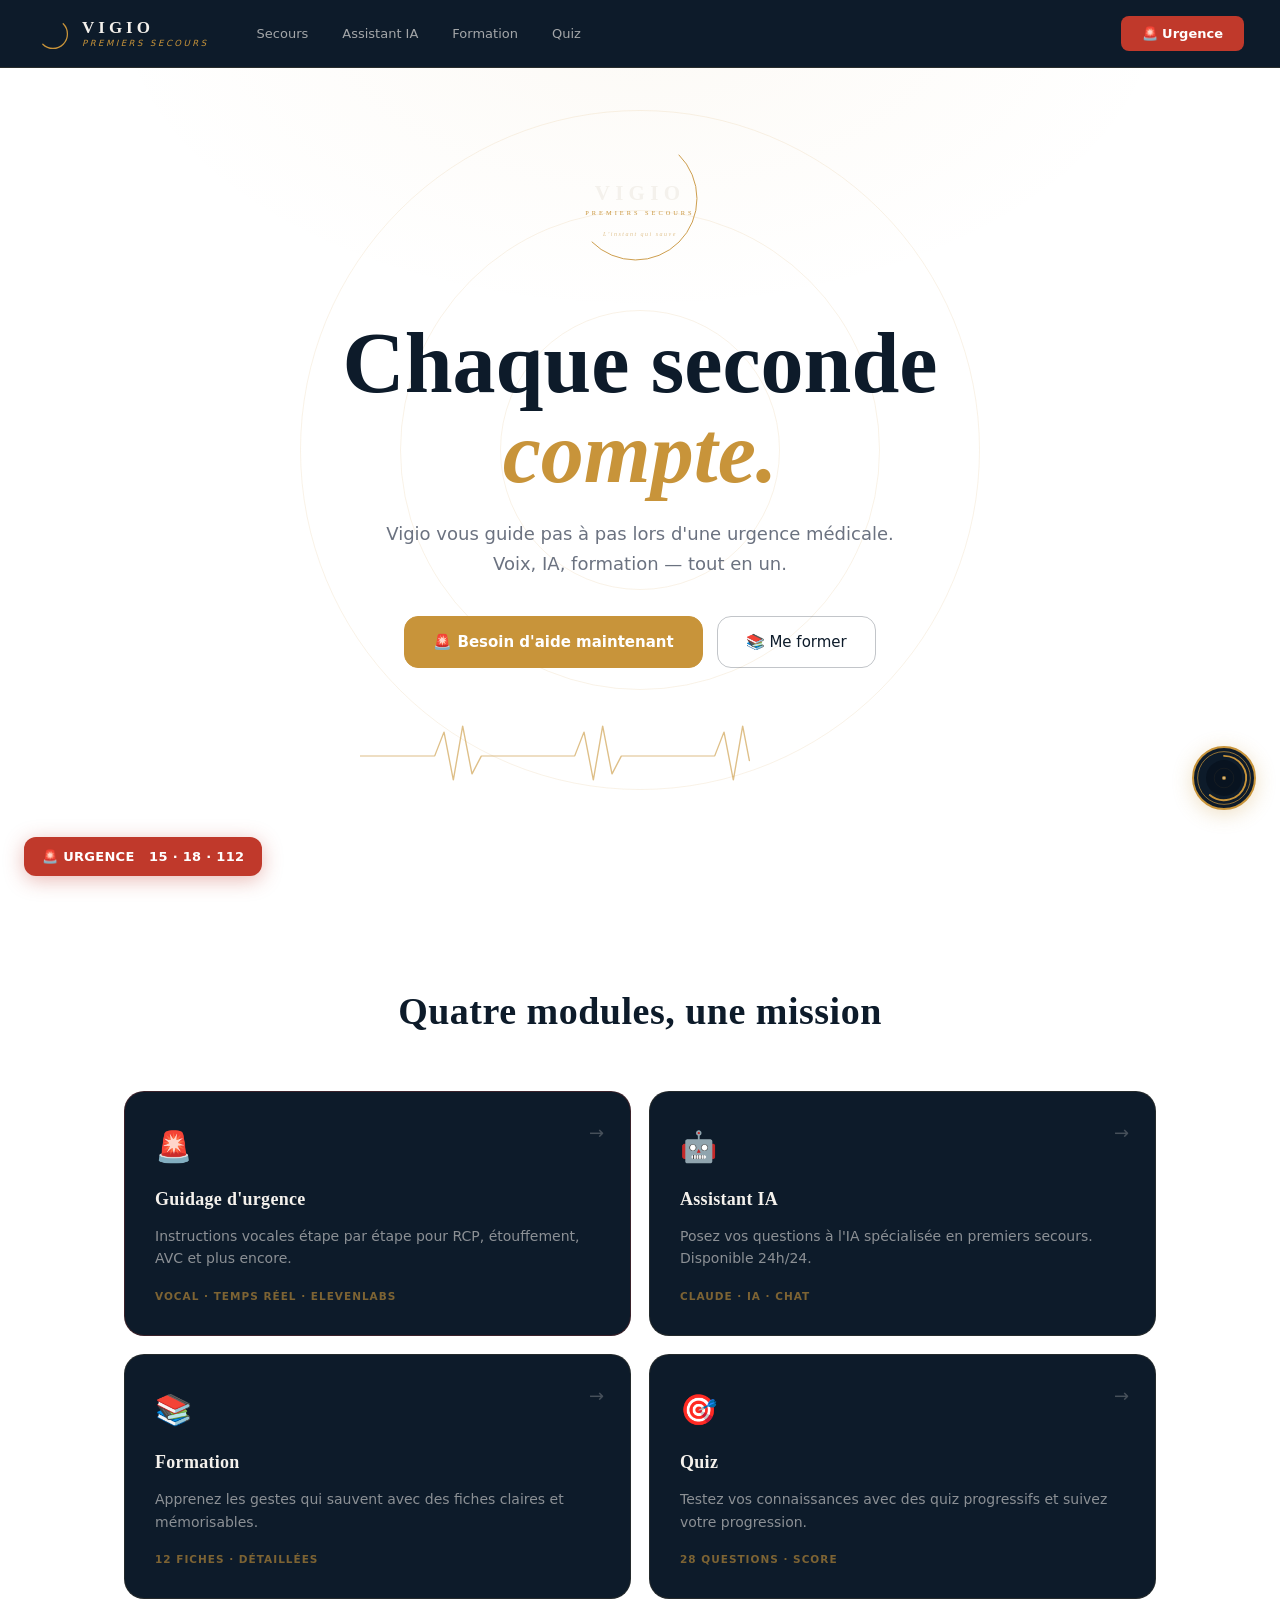
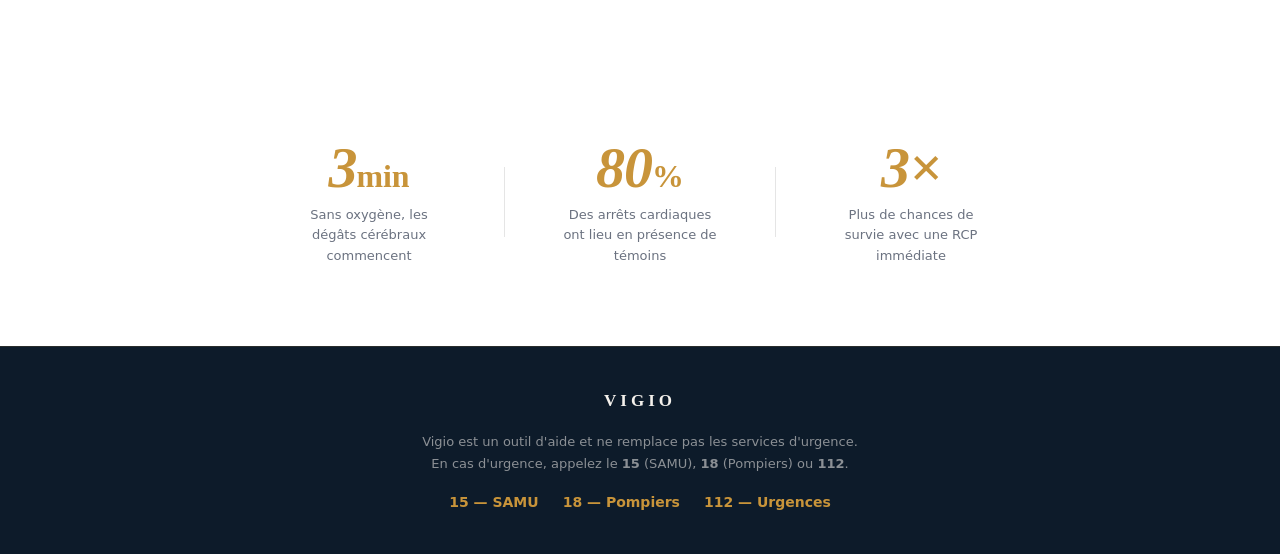
<file: index.html>
<!DOCTYPE html>
<html lang="fr">
<head>
  <meta charset="UTF-8" />
  <meta name="viewport" content="width=device-width, initial-scale=1.0" />
  <title>Vigio — Premiers Secours</title>
  <link rel="stylesheet" href="css/main.css" />
  <link rel="stylesheet" href="css/home.css" />
</head>
<body>

  <nav class="nav">
    <a href="index.html" class="nav-brand">
      <svg class="nav-logo-svg" viewBox="0 0 40 40" fill="none">
        <path d="M32 8 A16 16 0 1 1 8 32" stroke="#C8943A" stroke-width="1.5" stroke-linecap="round" fill="none"/>
      </svg>
      <div class="nav-brand-text">
        <span class="nav-brand-name">Vigio</span>
        <span class="nav-brand-sub">Premiers Secours</span>
      </div>
    </a>
    <div class="nav-links">
      <a href="pages/guide.html">Secours</a>
      <a href="pages/chat.html">Assistant IA</a>
      <a href="pages/formation.html">Formation</a>
      <a href="pages/quiz.html">Quiz</a>
    </div>
    <button class="btn-urgence" onclick="window.location.href='pages/guide.html'">🚨 Urgence</button>
  </nav>

  <section class="hero">
    <div class="hero-bg">
      <div class="pulse-ring r1"></div>
      <div class="pulse-ring r2"></div>
      <div class="pulse-ring r3"></div>
    </div>
    <div class="hero-content">
      <div class="hero-logo">
        <svg class="hero-logo-svg" viewBox="0 0 200 200" fill="none">
          <path d="M152 36 A72 72 0 1 1 36 152" stroke="#C8943A" stroke-width="1.2" stroke-linecap="round" fill="none"/>
          <text x="100" y="96" text-anchor="middle" font-family="Georgia,serif" font-weight="700" font-size="28" letter-spacing="7" fill="#F4F1EC">VIGIO</text>
          <text x="100" y="116" text-anchor="middle" font-family="Georgia,serif" font-size="8.5" letter-spacing="4" fill="#C8943A">PREMIERS SECOURS</text>
          <text x="100" y="144" text-anchor="middle" font-family="Georgia,serif" font-size="8" letter-spacing="2" fill="#C8943A" opacity="0.55" font-style="italic">L'instant qui sauve</text>
        </svg>
      </div>
      <h1 class="hero-title">Chaque seconde<span class="accent">compte.</span></h1>
      <p class="hero-sub">Vigio vous guide pas à pas lors d'une urgence médicale.<br/>Voix, IA, formation — tout en un.</p>
      <div class="hero-cta">
        <a href="pages/guide.html" class="btn-primary">🚨 Besoin d'aide maintenant</a>
        <a href="pages/formation.html" class="btn-secondary">📚 Me former</a>
      </div>
    </div>
    <div class="hero-visual">
      <div class="ecg-container">
        <svg class="ecg-line" viewBox="0 0 600 120" preserveAspectRatio="none">
          <polyline class="ecg-path" points="0,60 60,60 80,60 90,20 100,100 110,10 120,90 130,60 200,60 220,60 230,60 240,20 250,100 260,10 270,90 280,60 350,60 370,60 380,60 390,20 400,100 410,10 420,90 430,60 600,60"/>
        </svg>
      </div>
    </div>
  </section>

  <section class="modules">
    <h2 class="section-title">Quatre modules, une mission</h2>
    <div class="modules-grid">
      <a href="pages/guide.html" class="module-card card-urgence">
        <div class="module-icon">🚨</div>
        <h3>Guidage d'urgence</h3>
        <p>Instructions vocales étape par étape pour RCP, étouffement, AVC et plus encore.</p>
        <div class="module-tag">Vocal · Temps réel · ElevenLabs</div>
        <div class="module-arrow">→</div>
      </a>
      <a href="pages/chat.html" class="module-card">
        <div class="module-icon">🤖</div>
        <h3>Assistant IA</h3>
        <p>Posez vos questions à l'IA spécialisée en premiers secours. Disponible 24h/24.</p>
        <div class="module-tag">Claude · IA · Chat</div>
        <div class="module-arrow">→</div>
      </a>
      <a href="pages/formation.html" class="module-card">
        <div class="module-icon">📚</div>
        <h3>Formation</h3>
        <p>Apprenez les gestes qui sauvent avec des fiches claires et mémorisables.</p>
        <div class="module-tag">12 fiches · Détaillées</div>
        <div class="module-arrow">→</div>
      </a>
      <a href="pages/quiz.html" class="module-card">
        <div class="module-icon">🎯</div>
        <h3>Quiz</h3>
        <p>Testez vos connaissances avec des quiz progressifs et suivez votre progression.</p>
        <div class="module-tag">28 questions · Score</div>
        <div class="module-arrow">→</div>
      </a>
    </div>
  </section>

  <section class="stats">
    <div class="stat-item">
      <div class="stat-number">3<span>min</span></div>
      <div class="stat-label">Sans oxygène, les dégâts cérébraux commencent</div>
    </div>
    <div class="stat-divider"></div>
    <div class="stat-item">
      <div class="stat-number">80<span>%</span></div>
      <div class="stat-label">Des arrêts cardiaques ont lieu en présence de témoins</div>
    </div>
    <div class="stat-divider"></div>
    <div class="stat-item">
      <div class="stat-number">3×</div>
      <div class="stat-label">Plus de chances de survie avec une RCP immédiate</div>
    </div>
  </section>

  <footer class="footer">
    <div class="footer-brand">Vigio</div>
    <p class="footer-disclaimer">Vigio est un outil d'aide et ne remplace pas les services d'urgence.<br/>En cas d'urgence, appelez le <strong>15</strong> (SAMU), <strong>18</strong> (Pompiers) ou <strong>112</strong>.</p>
    <div class="footer-nums">
      <a href="tel:15">15 — SAMU</a>
      <a href="tel:18">18 — Pompiers</a>
      <a href="tel:112">112 — Urgences</a>
    </div>
  </footer>

  <script src="js/vigio-assistant.js"></script>
</body>
</html>
</file>
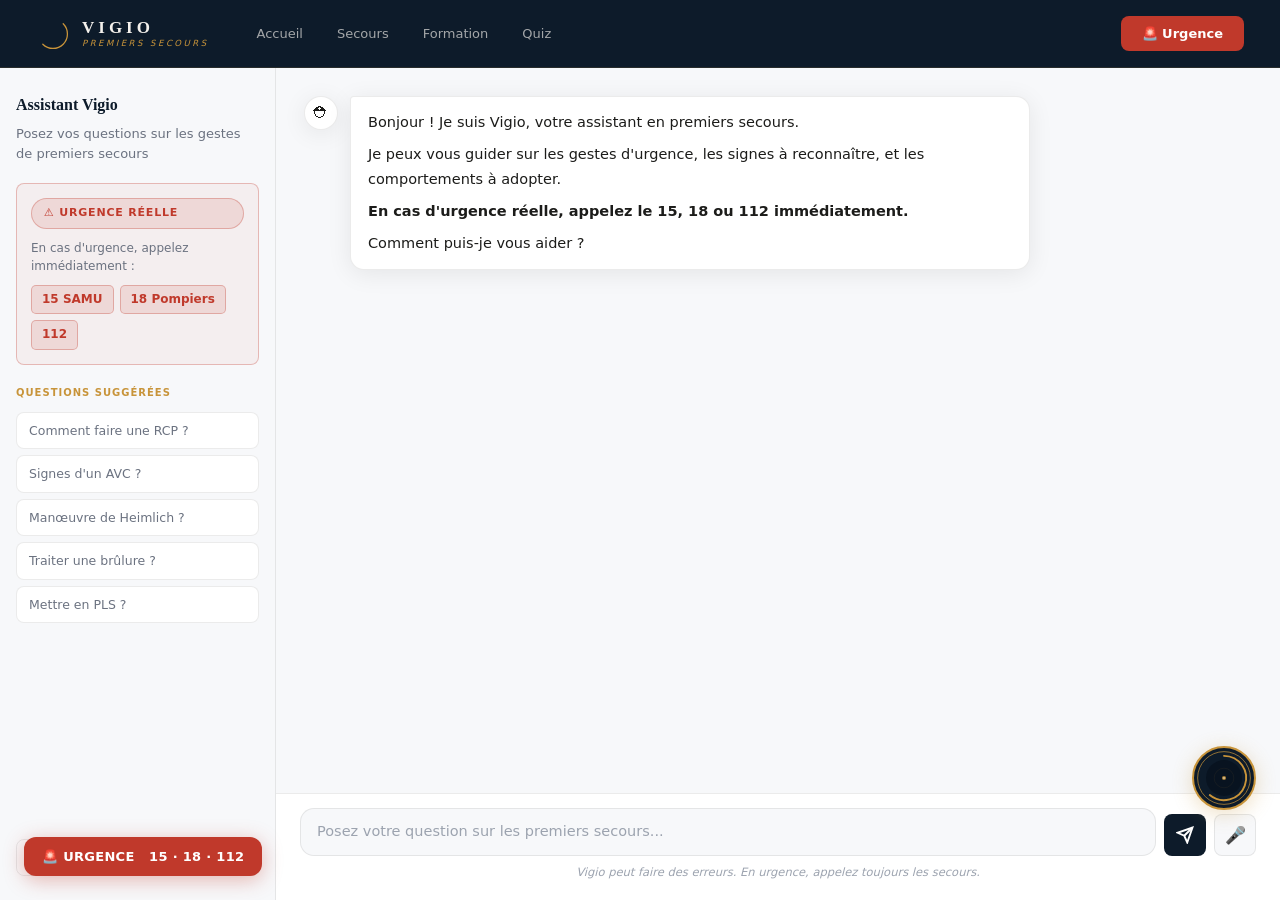
<file: pages/chat.html>
<!DOCTYPE html>
<html lang="fr">
<head>
  <meta charset="UTF-8" />
  <meta name="viewport" content="width=device-width, initial-scale=1.0" />
  <title>Vigio — Assistant IA</title>
  <link rel="stylesheet" href="../css/main.css" />
  <link rel="stylesheet" href="../css/chat.css" />
</head>
<body>
  <nav class="nav">
    <a href="../index.html" class="nav-brand">
      <svg class="nav-logo-svg" viewBox="0 0 40 40" fill="none"><path d="M32 8 A16 16 0 1 1 8 32" stroke="#C8943A" stroke-width="1.5" stroke-linecap="round" fill="none"/></svg>
      <div class="nav-brand-text"><span class="nav-brand-name">Vigio</span><span class="nav-brand-sub">Premiers Secours</span></div>
    </a>
    <div class="nav-links">
      <a href="../index.html">Accueil</a>
      <a href="guide.html">Secours</a>
      <a href="formation.html">Formation</a>
      <a href="quiz.html">Quiz</a>
    </div>
    <button class="btn-urgence" onclick="window.location.href='guide.html'">🚨 Urgence</button>
  </nav>

  <div class="chat-layout">
    <div class="chat-sidebar">
      <div class="sidebar-header">
        <h2>Assistant Vigio</h2>
        <p>Posez vos questions sur les gestes de premiers secours</p>
      </div>
      <div class="sidebar-disclaimer">
        <div class="badge badge-red">⚠️ Urgence réelle</div>
        <p>En cas d'urgence, appelez immédiatement :</p>
        <div class="sidebar-nums">
          <a href="tel:15">15 SAMU</a>
          <a href="tel:18">18 Pompiers</a>
          <a href="tel:112">112</a>
        </div>
      </div>
      <div class="sidebar-suggestions">
        <div class="sugg-label">Questions suggérées</div>
        <button class="sugg-btn" onclick="sendSuggestion('Comment faire une RCP ?')">Comment faire une RCP ?</button>
        <button class="sugg-btn" onclick="sendSuggestion('Quels sont les signes d\'un AVC ?')">Signes d'un AVC ?</button>
        <button class="sugg-btn" onclick="sendSuggestion('Comment faire la manœuvre de Heimlich ?')">Manœuvre de Heimlich ?</button>
        <button class="sugg-btn" onclick="sendSuggestion('Comment traiter une brûlure ?')">Traiter une brûlure ?</button>
        <button class="sugg-btn" onclick="sendSuggestion('Comment mettre quelqu\'un en PLS ?')">Mettre en PLS ?</button>
      </div>
      <button class="btn-new-chat" onclick="newChat()">+ Nouvelle conversation</button>
    </div>
    <div class="chat-main">
      <div class="chat-messages" id="chat-messages">
        <div class="message msg-assistant">
          <div class="msg-avatar">⛑</div>
          <div class="msg-bubble">
            <p>Bonjour ! Je suis Vigio, votre assistant en premiers secours.</p>
            <p>Je peux vous guider sur les gestes d'urgence, les signes à reconnaître, et les comportements à adopter.</p>
            <p><strong>En cas d'urgence réelle, appelez le 15, 18 ou 112 immédiatement.</strong></p>
            <p>Comment puis-je vous aider ?</p>
          </div>
        </div>
      </div>
      <div class="chat-input-zone">
        <div class="chat-input-row">
          <textarea id="chat-input" class="chat-input" placeholder="Posez votre question sur les premiers secours..." rows="1" onkeydown="handleKey(event)" oninput="autoResize(this)"></textarea>
          <button class="send-btn" id="send-btn" onclick="sendMessage()">
            <svg width="18" height="18" viewBox="0 0 24 24" fill="none" stroke="currentColor" stroke-width="2.5"><line x1="22" y1="2" x2="11" y2="13"></line><polygon points="22 2 15 22 11 13 2 9 22 2"></polygon></svg>
          </button>
          <button class="voice-input-btn" id="voice-input-btn" onclick="toggleVoiceInput()" title="Parole">🎤</button>
        </div>
        <div class="chat-disclaimer">Vigio peut faire des erreurs. En urgence, appelez toujours les secours.</div>
      </div>
    </div>
  </div>

  <script src="../js/vigio.js"></script>
  <script src="../js/chat.js"></script>
  <script src="../js/vigio-assistant.js"></script>
</body>
</html>
</file>
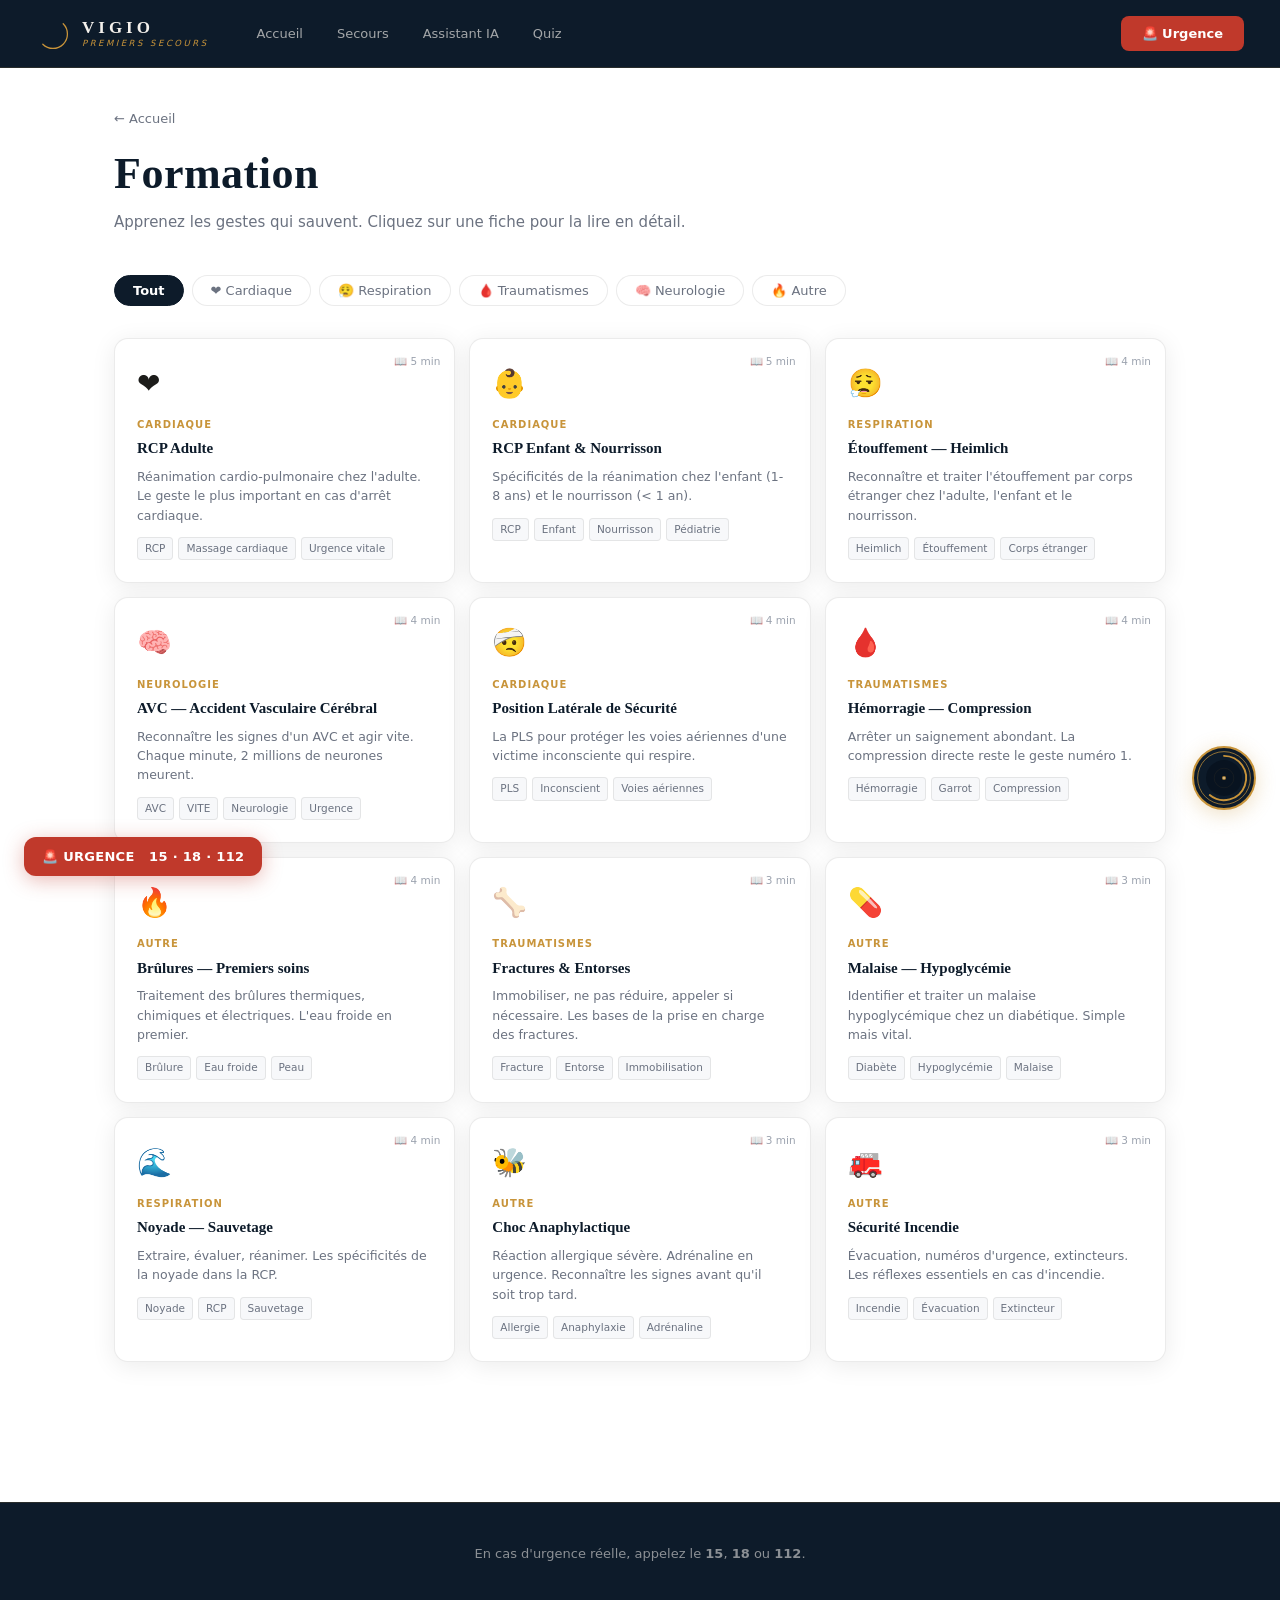
<file: pages/formation.html>
<!DOCTYPE html>
<html lang="fr">
<head>
  <meta charset="UTF-8" />
  <meta name="viewport" content="width=device-width, initial-scale=1.0" />
  <title>Vigio — Formation</title>
  <link rel="stylesheet" href="../css/main.css" />
  <link rel="stylesheet" href="../css/formation.css" />
</head>
<body>
  <nav class="nav">
    <a href="../index.html" class="nav-brand">
      <svg class="nav-logo-svg" viewBox="0 0 40 40" fill="none"><path d="M32 8 A16 16 0 1 1 8 32" stroke="#C8943A" stroke-width="1.5" stroke-linecap="round" fill="none"/></svg>
      <div class="nav-brand-text"><span class="nav-brand-name">Vigio</span><span class="nav-brand-sub">Premiers Secours</span></div>
    </a>
    <div class="nav-links">
      <a href="../index.html">Accueil</a>
      <a href="guide.html">Secours</a>
      <a href="chat.html">Assistant IA</a>
      <a href="quiz.html">Quiz</a>
    </div>
    <button class="btn-urgence" onclick="window.location.href='guide.html'">🚨 Urgence</button>
  </nav>

  <div class="page-container" style="max-width:1100px;">
    <div class="page-header">
      <a href="../index.html" class="back-btn">← Accueil</a>
      <h1 class="page-title">Formation</h1>
      <p class="page-subtitle">Apprenez les gestes qui sauvent. Cliquez sur une fiche pour la lire en détail.</p>
    </div>
    <div class="cat-tabs" id="cat-tabs">
      <button class="cat-tab active" onclick="filterCat('all')">Tout</button>
      <button class="cat-tab" onclick="filterCat('cardiaque')">❤️ Cardiaque</button>
      <button class="cat-tab" onclick="filterCat('respiration')">😮‍💨 Respiration</button>
      <button class="cat-tab" onclick="filterCat('trauma')">🩸 Traumatismes</button>
      <button class="cat-tab" onclick="filterCat('neurologie')">🧠 Neurologie</button>
      <button class="cat-tab" onclick="filterCat('autre')">🔥 Autre</button>
    </div>
    <div class="fiches-grid" id="fiches-grid"></div>
  </div>

  <div class="fiche-modal" id="fiche-modal" onclick="closeModal(event)">
    <div class="fiche-modal-inner">
      <div class="fiche-modal-header">
        <div>
          <div class="fiche-modal-icon" id="modal-icon"></div>
          <h2 class="fiche-modal-title" id="modal-title"></h2>
          <div id="modal-badge"></div>
        </div>
        <button class="modal-close" onclick="closeFiche()">✕</button>
      </div>
      <div class="fiche-modal-body" id="modal-body"></div>
      <div class="fiche-modal-footer">
        <a href="quiz.html" class="btn-secondary" style="font-size:14px;">🎯 Me tester</a>
        <a href="guide.html" class="btn-primary" style="font-size:14px;">🚨 Guidage urgence</a>
      </div>
    </div>
  </div>

  <footer class="footer" style="margin-top:80px;">
    <div class="footer-disclaimer">En cas d'urgence réelle, appelez le <strong>15</strong>, <strong>18</strong> ou <strong>112</strong>.</div>
  </footer>

  <script src="../js/vigio.js"></script>
  <script src="../js/formation.js"></script>
  <script src="../js/vigio-assistant.js"></script>
</body>
</html>
</file>
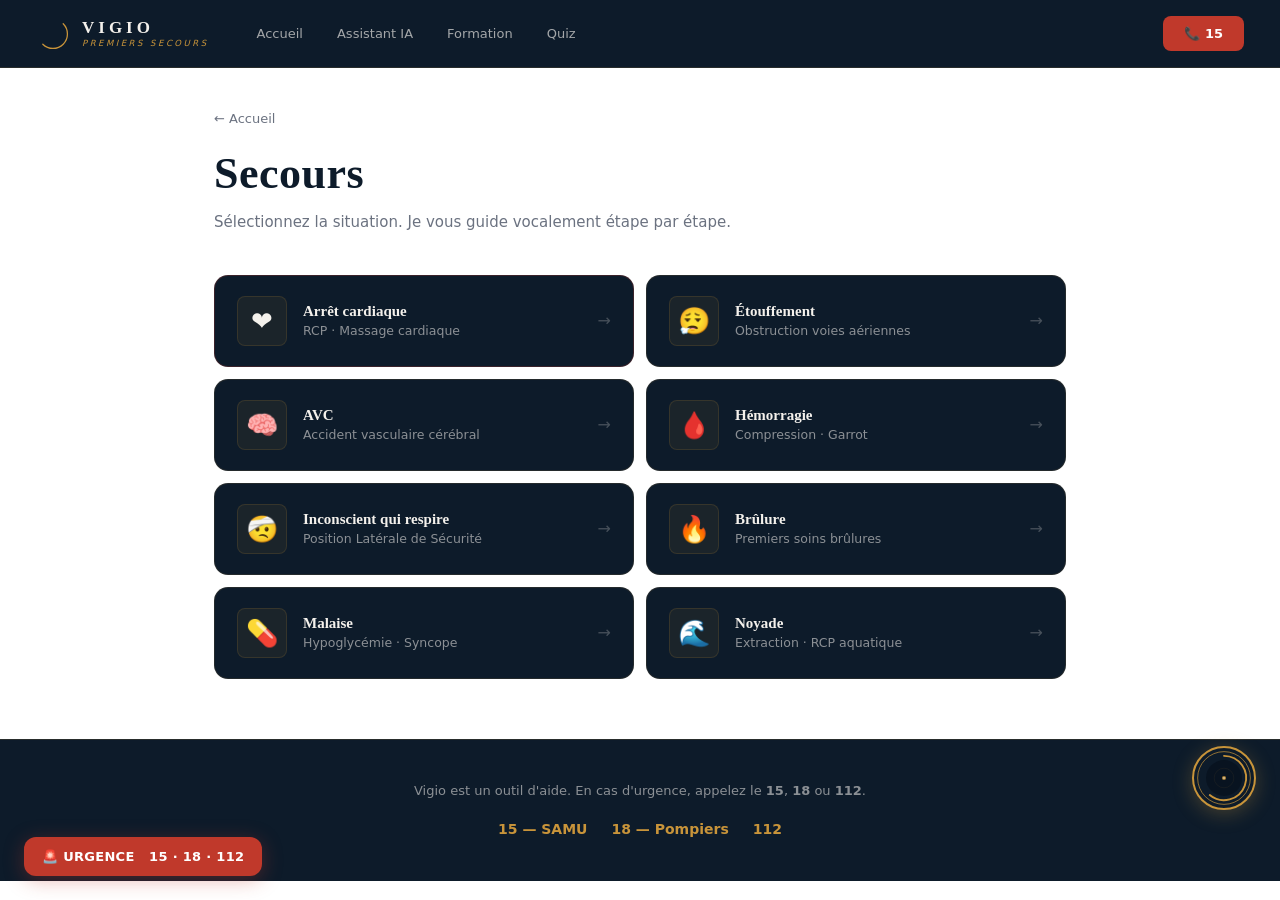
<file: pages/guide.html>
<!DOCTYPE html>
<html lang="fr">
<head>
  <meta charset="UTF-8" />
  <meta name="viewport" content="width=device-width, initial-scale=1.0" />
  <title>Vigio — Secours</title>
  <link rel="stylesheet" href="../css/main.css" />
  <link rel="stylesheet" href="../css/guide.css" />
  <style>
    /* ── SÉLECTEUR VICTIME ── */
    #view-victim { display: none; }

    .victim-header {
      margin-bottom: 32px;
    }

    .victim-question {
      color: var(--text-muted);
      font-size: 16px;
      margin-top: 8px;
    }

    .victim-btns {
      display: flex;
      flex-direction: column;
      gap: 12px;
      max-width: 480px;
    }

    .victim-btn {
      display: flex;
      align-items: center;
      justify-content: space-between;
      padding: 20px 24px;
      background: var(--navy);
      border: 1px solid rgba(200,148,58,0.2);
      border-radius: var(--radius);
      color: var(--cream);
      font-size: 16px;
      font-weight: 600;
      font-family: var(--font-display);
      cursor: pointer;
      transition: all 0.25s ease;
    }

    .victim-btn:hover {
      border-color: var(--gold);
      transform: translateX(6px);
      box-shadow: var(--shadow-gold);
    }

    .victim-arrow {
      color: var(--gold);
      font-size: 18px;
    }

    /* ── VIDEO PLAYER ── */
    #video-container {
      display: none;
      margin-bottom: 20px;
      border-radius: var(--radius-lg);
      overflow: hidden;
      background: var(--navy);
      border: 1px solid var(--border);
      aspect-ratio: 16/9;
      position: relative;
    }

    #video-iframe {
      width: 100%;
      height: 100%;
      border: none;
      display: none;
    }

    #video-placeholder {
      width: 100%;
      height: 100%;
      display: flex;
      flex-direction: column;
      align-items: center;
      justify-content: center;
      gap: 12px;
      color: rgba(244,241,236,0.3);
      min-height: 200px;
    }

    #video-placeholder .placeholder-icon { font-size: 40px; opacity: 0.4; }
    #video-placeholder .placeholder-text { font-size: 14px; font-style: italic; }

    /* ── MODE VOCAL ── */
    .vocal-launch {
      display: flex;
      align-items: center;
      gap: 12px;
      padding: 14px 18px;
      background: var(--navy);
      border: 1px solid rgba(200,148,58,0.25);
      border-radius: var(--radius);
      margin-bottom: 18px;
      flex-wrap: wrap;
    }

    .vocal-launch-text { flex: 1; min-width: 180px; }
    .vocal-launch-text strong { display: block; color: var(--cream); font-size: 13px; margin-bottom: 2px; }
    .vocal-launch-text span { color: rgba(244,241,236,0.4); font-size: 11.5px; }

    #btn-vocal-mode {
      padding: 9px 18px;
      background: var(--gold);
      color: var(--navy);
      border: 1px solid var(--gold);
      border-radius: var(--radius-sm);
      font-size: 13px;
      font-weight: 600;
      cursor: pointer;
      transition: var(--transition);
      white-space: nowrap;
      font-family: var(--font-body);
    }
    #btn-vocal-mode:hover { background: var(--gold-light); }

    #vocal-panel {
      display: none;
      background: var(--navy);
      border: 1px solid rgba(200,148,58,0.2);
      border-radius: var(--radius-lg);
      padding: 16px;
      margin-bottom: 18px;
    }

    .vocal-header { display: flex; align-items: center; gap: 10px; margin-bottom: 12px; }

    .vocal-indicator { width: 12px; height: 12px; border-radius: 50%; background: rgba(244,241,236,0.2); flex-shrink: 0; transition: all 0.3s; }
    .vocal-indicator.listening { background: var(--gold); animation: vPulse 1s ease infinite; }
    .vocal-indicator.thinking { background: #60A5FA; animation: vPulse 0.6s ease infinite; }
    .vocal-indicator.speaking { background: #4ADE80; animation: vPulse 0.4s ease infinite; }
    @keyframes vPulse { 0%,100%{transform:scale(1);opacity:1} 50%{transform:scale(1.5);opacity:0.6} }

    #vocal-status-text { color: var(--cream); font-size: 13px; flex: 1; }

    .vocal-commands { display: flex; gap: 5px; flex-wrap: wrap; margin-bottom: 10px; }
    .vocal-cmd { padding: 3px 9px; background: rgba(200,148,58,0.1); border: 1px solid rgba(200,148,58,0.18); border-radius: 99px; font-size: 11px; color: var(--gold); }

    #vocal-log { max-height: 160px; overflow-y: auto; display: flex; flex-direction: column; gap: 6px; }
    .vocal-msg { padding: 7px 10px; border-radius: 8px; font-size: 12.5px; line-height: 1.5; }
    .vocal-user { background: rgba(200,148,58,0.12); color: var(--cream); align-self: flex-end; max-width: 85%; }
    .vocal-assistant { background: rgba(255,255,255,0.05); color: rgba(244,241,236,0.8); align-self: flex-start; max-width: 90%; }
    .vocal-role { display: block; font-size: 9.5px; font-weight: 700; text-transform: uppercase; letter-spacing: 0.8px; color: var(--gold); margin-bottom: 2px; }
    .vocal-assistant .vocal-role { color: rgba(244,241,236,0.35); }
  </style>
</head>
<body>
  <nav class="nav">
    <a href="../index.html" class="nav-brand">
      <svg class="nav-logo-svg" viewBox="0 0 40 40" fill="none"><path d="M32 8 A16 16 0 1 1 8 32" stroke="#C8943A" stroke-width="1.5" stroke-linecap="round" fill="none"/></svg>
      <div class="nav-brand-text"><span class="nav-brand-name">Vigio</span><span class="nav-brand-sub">Premiers Secours</span></div>
    </a>
    <div class="nav-links">
      <a href="../index.html">Accueil</a>
      <a href="chat.html">Assistant IA</a>
      <a href="formation.html">Formation</a>
      <a href="quiz.html">Quiz</a>
    </div>
    <button class="btn-urgence" onclick="callEmergency()">📞 15</button>
  </nav>

  <div class="page-container">

    <!-- MENU URGENCES -->
    <div id="view-selector">
      <div class="page-header">
        <a href="../index.html" class="back-btn">← Accueil</a>
        <h1 class="page-title">Secours</h1>
        <p class="page-subtitle">Sélectionnez la situation. Je vous guide vocalement étape par étape.</p>
      </div>
      <div class="emergency-grid" id="emergency-grid"></div>
    </div>

    <!-- SÉLECTEUR VICTIME -->
    <div id="view-victim">
      <div class="victim-header">
        <button class="back-btn" onclick="backToMenu()">← Retour</button>
        <h1 class="page-title" id="victim-title"></h1>
        <p class="victim-question" id="victim-subtitle">Qui est la victime ?</p>
      </div>
      <div class="victim-btns" id="victim-btns"></div>
    </div>

    <!-- GUIDE ACTIF -->
    <div id="view-guide" style="display:none;">
      <div class="guide-header">
        <button class="back-btn" onclick="stopGuide()">← Choisir une autre situation</button>
        <div class="guide-title-row">
          <h1 class="page-title" id="guide-title">-</h1>
          <div class="guide-controls">
            <button class="ctrl-btn" id="btn-voice" onclick="toggleVoice()" title="Voix">🔊</button>
            <button class="ctrl-btn ctrl-stop" onclick="stopGuide()" title="Arrêter">✕</button>
          </div>
        </div>
        <div class="emergency-bar">
          <span>🚨 En cas de doute, appelez :</span>
          <a href="tel:15" class="emerg-num">15</a>
          <a href="tel:18" class="emerg-num">18</a>
          <a href="tel:112" class="emerg-num">112</a>
        </div>
      </div>

      <!-- VIDEO -->
      <div id="video-container">
        <iframe id="video-iframe" allowfullscreen allow="autoplay"></iframe>
        <div id="video-placeholder">
          <div class="placeholder-icon">🎬</div>
          <div class="placeholder-text">Vidéo à venir</div>
        </div>
      </div>

      <!-- BOUTON MODE VOCAL -->
      <div class="vocal-launch">
        <div class="vocal-launch-text">
          <strong>🎙 Mode vocal IA — mains libres</strong>
          <span>Dites "suivant", "répète" ou posez une question</span>
        </div>
        <button id="btn-vocal-mode" onclick="toggleVocalMode()">🎙 Mode vocal IA</button>
      </div>

      <!-- PANEL VOCAL -->
      <div id="vocal-panel">
        <div class="vocal-header">
          <div class="vocal-indicator" id="vocal-indicator"></div>
          <div id="vocal-status-text">Initialisation...</div>
        </div>
        <div class="vocal-commands">
          <span class="vocal-cmd">« suivant »</span>
          <span class="vocal-cmd">« répète »</span>
          <span class="vocal-cmd">« précédent »</span>
          <span class="vocal-cmd">« appelle »</span>
          <span class="vocal-cmd">ou posez une question</span>
        </div>
        <div id="vocal-log"></div>
      </div>

      <!-- STEPS -->
      <div class="steps-container" id="steps-container"></div>

      <!-- METRONOME -->
      <div id="metronome-section" style="display:none;">
        <div class="metro-card">
          <div class="metro-title">⏱ Métronome — 100-120/min</div>
          <div class="metro-visual">
            <div class="metro-beat" id="metro-beat">💗</div>
            <div class="metro-bpm">100 à 120 compressions / minute</div>
          </div>
          <div class="metro-btns">
            <button class="btn-primary" onclick="startMetronome()" id="btn-metro-start">▶ Démarrer</button>
            <button class="btn-secondary" onclick="stopMetronome()" id="btn-metro-stop" style="display:none;">⏸ Pause</button>
          </div>
          <div class="metro-tip">Comptez : 1, 2... 30 compressions → 2 insufflations (adulte) ou 15 → 2 (enfant/nourrisson)</div>
        </div>
      </div>

      <!-- TIMER -->
      <div id="timer-section" style="display:none;">
        <div class="timer-card">
          <div class="timer-display" id="timer-display">00:00</div>
          <div class="timer-label">Durée depuis le début</div>
          <button class="btn-secondary" onclick="toggleTimer()" id="btn-timer">▶ Démarrer le chrono</button>
        </div>
      </div>
    </div>
  </div>

  <footer class="footer">
    <div class="footer-disclaimer">Vigio est un outil d'aide. En cas d'urgence, appelez le <strong>15</strong>, <strong>18</strong> ou <strong>112</strong>.</div>
    <div class="footer-nums"><a href="tel:15">15 — SAMU</a><a href="tel:18">18 — Pompiers</a><a href="tel:112">112</a></div>
  </footer>

  <script src="../js/vigio.js"></script>
  <script src="../js/guide.js"></script>
  <script src="../js/vigio-assistant.js"></script>
</body>
</html>
</file>
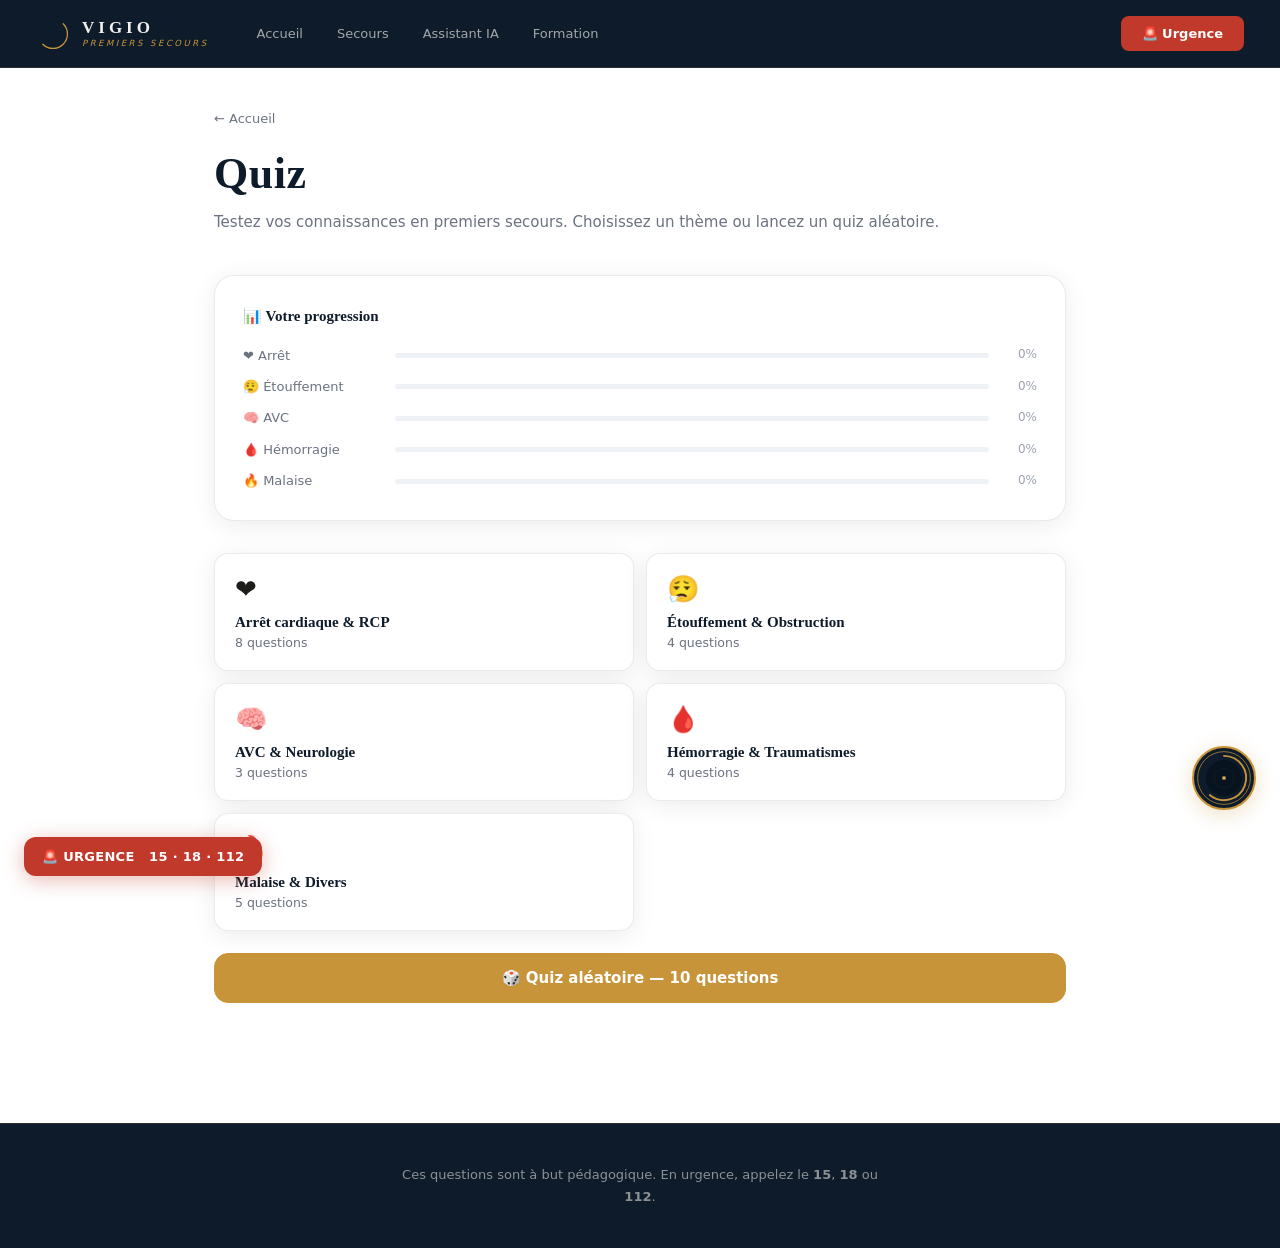
<file: pages/quiz.html>
<!DOCTYPE html>
<html lang="fr">
<head>
  <meta charset="UTF-8" />
  <meta name="viewport" content="width=device-width, initial-scale=1.0" />
  <title>Vigio — Quiz</title>
  <link rel="stylesheet" href="../css/main.css" />
  <link rel="stylesheet" href="../css/quiz.css" />
</head>
<body>
  <nav class="nav">
    <a href="../index.html" class="nav-brand">
      <svg class="nav-logo-svg" viewBox="0 0 40 40" fill="none"><path d="M32 8 A16 16 0 1 1 8 32" stroke="#C8943A" stroke-width="1.5" stroke-linecap="round" fill="none"/></svg>
      <div class="nav-brand-text"><span class="nav-brand-name">Vigio</span><span class="nav-brand-sub">Premiers Secours</span></div>
    </a>
    <div class="nav-links">
      <a href="../index.html">Accueil</a>
      <a href="guide.html">Secours</a>
      <a href="chat.html">Assistant IA</a>
      <a href="formation.html">Formation</a>
    </div>
    <button class="btn-urgence" onclick="window.location.href='guide.html'">🚨 Urgence</button>
  </nav>

  <div class="page-container">
    <div id="view-menu">
      <div class="page-header">
        <a href="../index.html" class="back-btn">← Accueil</a>
        <h1 class="page-title">Quiz</h1>
        <p class="page-subtitle">Testez vos connaissances en premiers secours. Choisissez un thème ou lancez un quiz aléatoire.</p>
      </div>
      <div class="score-global card" id="score-global">
        <div class="score-global-title">📊 Votre progression</div>
        <div class="score-bars" id="score-bars"></div>
      </div>
      <div class="quiz-themes" id="quiz-themes"></div>
      <button class="btn-random-quiz btn-primary" onclick="startRandomQuiz()">🎲 Quiz aléatoire — 10 questions</button>
    </div>

    <div id="view-quiz" style="display:none;">
      <div class="quiz-header">
        <button class="back-btn" onclick="stopQuiz()">← Quitter</button>
        <div class="quiz-meta">
          <div class="quiz-theme-name" id="quiz-theme-name"></div>
          <div class="quiz-progress-text">Question <span id="q-current">1</span> / <span id="q-total">10</span></div>
        </div>
      </div>
      <div class="quiz-progress-bar"><div class="quiz-progress-fill" id="quiz-progress-fill"></div></div>
      <div class="question-card" id="question-card">
        <div class="question-num" id="question-num">Question 1</div>
        <h2 class="question-text" id="question-text">-</h2>
        <div class="answers-grid" id="answers-grid"></div>
      </div>
      <div class="question-feedback" id="question-feedback" style="display:none;">
        <div class="feedback-icon" id="feedback-icon"></div>
        <div class="feedback-text" id="feedback-text"></div>
        <div class="feedback-expl" id="feedback-expl"></div>
        <button class="btn-primary" id="btn-next" onclick="nextQuestion()">Question suivante →</button>
      </div>
    </div>

    <div id="view-results" style="display:none;">
      <div class="results-card">
        <div class="results-icon" id="results-icon"></div>
        <h2 class="results-title" id="results-title"></h2>
        <div class="results-score" id="results-score"></div>
        <div class="results-sub" id="results-sub"></div>
        <div class="results-details" id="results-details"></div>
        <div class="results-actions">
          <button class="btn-primary" onclick="restartQuiz()">🔄 Recommencer</button>
          <button class="btn-secondary" onclick="stopQuiz()">← Choisir un thème</button>
          <a href="formation.html" class="btn-secondary">📚 Réviser</a>
        </div>
      </div>
    </div>
  </div>

  <footer class="footer">
    <div class="footer-disclaimer">Ces questions sont à but pédagogique. En urgence, appelez le <strong>15</strong>, <strong>18</strong> ou <strong>112</strong>.</div>
  </footer>

  <script src="../js/vigio.js"></script>
  <script src="../js/quiz.js"></script>
  <script src="../js/vigio-assistant.js"></script>
</body>
</html>
</file>
<file: css/main.css>
/* VIGIO — MAIN CSS — Fond blanc + bleu sur nav/cartes */
:root {
  --bg:          #FFFFFF;
  --bg2:         #F7F8FA;
  --bg3:         #EEF1F5;
  --surface:     #1A3A5C;
  --surface2:    #1f4570;
  --border:      rgba(200,148,58,0.2);
  --border-gold: rgba(200,148,58,0.4);
  --border-light: rgba(0,0,0,0.08);
  --gold:        #C8943A;
  --gold-light:  #dba84d;
  --gold-glow:   rgba(200,148,58,0.10);
  --gold-dim:    rgba(200,148,58,0.6);
  --navy:        #0D1B2A;
  --navy2:       #1A3A5C;
  --cream:       #F4F1EC;
  --text:        #1C1C1A;
  --text-muted:  #6B7280;
  --text-dim:    #9CA3AF;
  --text-on-dark: #F4F1EC;
  --text-muted-dark: rgba(244,241,236,0.6);
  --red:         #C0392B;
  --red-light:   #e04535;
  --red-glow:    rgba(192,57,43,0.12);
  --border-red:  rgba(192,57,43,0.3);
  --green:       #2E7D5E;
  --font-display: Georgia, serif;
  --font-body:    system-ui, -apple-system, sans-serif;
  --radius:    14px;
  --radius-sm: 8px;
  --radius-lg: 20px;
  --shadow:      0 4px 24px rgba(0,0,0,0.08);
  --shadow-gold: 0 8px 32px rgba(200,148,58,0.18);
  --shadow-navy: 0 8px 32px rgba(13,27,42,0.15);
  --transition:  0.22s cubic-bezier(0.4,0,0.2,1);
}

*,*::before,*::after{box-sizing:border-box;margin:0;padding:0}
html{scroll-behavior:smooth}
body{background:var(--bg);color:var(--text);font-family:var(--font-body);font-size:16px;line-height:1.65;min-height:100vh;overflow-x:hidden}
a{color:inherit;text-decoration:none}
button{cursor:pointer;border:none;background:none;font-family:var(--font-body)}
input,textarea{font-family:var(--font-body)}

/* NAV — fond bleu nuit */
.nav{position:fixed;top:0;left:0;right:0;z-index:100;display:flex;align-items:center;gap:32px;padding:0 36px;height:68px;background:var(--navy);backdrop-filter:blur(20px);border-bottom:1px solid rgba(200,148,58,0.15)}
.nav-brand{display:flex;align-items:center;gap:12px;text-decoration:none;flex-shrink:0}
.nav-logo-svg{width:34px;height:34px;flex-shrink:0}
.nav-brand-text{display:flex;flex-direction:column;line-height:1}
.nav-brand-name{font-family:var(--font-display);font-weight:700;font-size:17px;letter-spacing:4px;color:var(--cream);text-transform:uppercase}
.nav-brand-sub{font-size:8.5px;letter-spacing:2.5px;color:var(--gold);text-transform:uppercase;margin-top:3px;font-style:italic}
.nav-links{display:flex;align-items:center;gap:2px;flex:1}
.nav-links a{padding:7px 16px;border-radius:var(--radius-sm);font-size:13px;font-weight:500;color:rgba(244,241,236,0.65);transition:var(--transition)}
.nav-links a:hover{color:var(--cream);background:rgba(200,148,58,0.1)}
.btn-urgence{padding:9px 20px;background:var(--red);color:white;border-radius:var(--radius-sm);font-size:13px;font-weight:600;transition:var(--transition);white-space:nowrap;border:1px solid transparent}
.btn-urgence:hover{background:var(--red-light);box-shadow:0 4px 20px rgba(192,57,43,0.35);transform:translateY(-1px)}

/* BOUTONS */
.btn-primary{display:inline-flex;align-items:center;gap:8px;padding:13px 28px;background:var(--gold);color:white;border-radius:var(--radius);font-weight:600;font-size:15px;transition:var(--transition);border:1px solid var(--gold)}
.btn-primary:hover{background:var(--gold-light);border-color:var(--gold-light);box-shadow:var(--shadow-gold);transform:translateY(-2px)}
.btn-secondary{display:inline-flex;align-items:center;gap:8px;padding:13px 28px;background:transparent;color:var(--navy);border-radius:var(--radius);font-weight:500;font-size:15px;transition:var(--transition);border:1px solid rgba(13,27,42,0.2)}
.btn-secondary:hover{background:var(--bg3);border-color:var(--navy);transform:translateY(-2px)}

/* FOOTER */
.footer{background:var(--navy);border-top:1px solid rgba(200,148,58,0.15);padding:40px 32px;text-align:center;display:flex;flex-direction:column;align-items:center;gap:16px}
.footer-brand{font-family:var(--font-display);font-weight:700;font-size:17px;letter-spacing:4px;text-transform:uppercase;color:var(--cream)}
.footer-disclaimer{color:rgba(244,241,236,0.55);font-size:13px;line-height:1.7;max-width:500px}
.footer-nums{display:flex;gap:24px;flex-wrap:wrap;justify-content:center}
.footer-nums a{color:var(--gold);font-weight:600;font-size:14px;transition:var(--transition)}
.footer-nums a:hover{color:var(--gold-light)}

/* SECTION TITLE */
.section-title{font-family:var(--font-display);font-weight:700;font-size:clamp(24px,3.5vw,38px);text-align:center;margin-bottom:48px;color:var(--navy);letter-spacing:0.5px}

/* BACK */
.back-btn{display:inline-flex;align-items:center;gap:8px;color:var(--text-muted);font-size:13px;font-weight:500;padding:8px 0;transition:var(--transition)}
.back-btn:hover{color:var(--gold)}

/* PAGE */
.page-container{max-width:900px;margin:0 auto;padding:100px 24px 60px}
.page-header{margin-bottom:40px}
.page-title{font-family:var(--font-display);font-weight:700;font-size:clamp(26px,4.5vw,44px);letter-spacing:0.5px;line-height:1.15;margin-top:12px;color:var(--navy)}
.page-subtitle{color:var(--text-muted);font-size:15px;margin-top:10px;line-height:1.65}

/* CARD */
.card{background:white;border:1px solid var(--border-light);border-radius:var(--radius-lg);padding:28px;transition:var(--transition);box-shadow:var(--shadow)}

/* BADGE */
.badge{display:inline-flex;align-items:center;gap:6px;padding:5px 12px;border-radius:99px;font-size:11px;font-weight:600;letter-spacing:0.8px;text-transform:uppercase}
.badge-red{background:var(--red-glow);color:var(--red);border:1px solid var(--border-red)}
.badge-gold{background:var(--gold-glow);color:var(--gold);border:1px solid var(--border-gold)}
.badge-green{background:rgba(46,125,94,0.1);color:var(--green);border:1px solid rgba(46,125,94,0.25)}

/* SCROLLBAR */
::-webkit-scrollbar{width:5px}
::-webkit-scrollbar-track{background:var(--bg2)}
::-webkit-scrollbar-thumb{background:#CBD5E1;border-radius:99px}

/* ANIMATIONS */
@keyframes fadeUp{from{opacity:0;transform:translateY(18px)}to{opacity:1;transform:translateY(0)}}
@keyframes pulse{0%,100%{transform:scale(1);opacity:1}50%{transform:scale(1.07);opacity:0.75}}
@keyframes ripple{0%{transform:scale(0.8);opacity:0.4}100%{transform:scale(2.8);opacity:0}}

@media(max-width:768px){
  .nav{padding:0 12px;gap:8px}
  .nav-links a{padding:6px 8px;font-size:11.5px}
  .page-container{padding:84px 16px 40px}
}
@media(max-width:520px){
  .nav-links{display:none}
}
</file>
<file: css/home.css>
/* VIGIO — HOME CSS — fond blanc */
.hero{min-height:100vh;display:flex;flex-direction:column;align-items:center;justify-content:center;text-align:center;position:relative;padding:80px 24px 60px;overflow:hidden;background:white}
.hero::before{content:'';position:absolute;inset:0;background:radial-gradient(ellipse 60% 50% at 50% 0%,rgba(200,148,58,0.05),transparent 70%);pointer-events:none}
.hero-bg{position:absolute;inset:0;display:flex;align-items:center;justify-content:center;pointer-events:none}
.pulse-ring{position:absolute;border-radius:50%;border:1px solid rgba(200,148,58,0.12);animation:ripple 5s ease-out infinite}
.r1{width:280px;height:280px;animation-delay:0s}
.r2{width:480px;height:480px;animation-delay:1.7s}
.r3{width:680px;height:680px;animation-delay:3.4s}
.hero-content{position:relative;z-index:2;max-width:680px}
.hero-logo{margin:0 auto 32px;animation:fadeUp 0.5s ease both}
.hero-logo-svg{width:150px;height:150px}
.hero-title{font-family:var(--font-display);font-weight:700;font-size:clamp(44px,8vw,86px);line-height:1.05;color:var(--navy);animation:fadeUp 0.5s 0.1s ease both}
.hero-title .accent{color:var(--gold);display:block;font-style:italic}
.hero-sub{color:var(--text-muted);font-size:clamp(15px,1.8vw,18px);line-height:1.7;margin-top:20px;animation:fadeUp 0.5s 0.2s ease both}
.hero-cta{display:flex;gap:14px;justify-content:center;flex-wrap:wrap;margin-top:36px;animation:fadeUp 0.5s 0.3s ease both}
.hero-cta .btn-secondary{color:var(--navy);border-color:rgba(13,27,42,0.25)}
.hero-cta .btn-secondary:hover{background:var(--bg3)}
.hero-visual{position:relative;z-index:2;width:100%;max-width:560px;margin-top:52px;animation:fadeUp 0.5s 0.4s ease both}
.ecg-container{position:relative;width:100%;height:72px}
.ecg-line{width:100%;height:100%}
.ecg-path{fill:none;stroke:var(--gold);stroke-width:1.5;stroke-linecap:round;stroke-linejoin:round;stroke-dasharray:1200;stroke-dashoffset:1200;animation:drawECG 3s ease forwards 0.9s,ecgPulse 3s ease infinite 3.9s;opacity:0.6}
@keyframes drawECG{to{stroke-dashoffset:0}}
@keyframes ecgPulse{0%{stroke-dashoffset:0;opacity:0.6}80%{stroke-dashoffset:-1200;opacity:0.6}81%{stroke-dashoffset:1200;opacity:0}84%{opacity:0.6}100%{stroke-dashoffset:0;opacity:0.6}}

/* MODULES — cartes fond bleu nuit */
.modules{padding:80px 24px;max-width:1080px;margin:0 auto}
.modules-grid{display:grid;grid-template-columns:repeat(2,1fr);gap:18px}
.module-card{display:block;position:relative;background:var(--navy);border:1px solid rgba(200,148,58,0.12);border-radius:var(--radius-lg);padding:30px;transition:all 0.3s ease;overflow:hidden}
.module-card::before{content:'';position:absolute;inset:0;opacity:0;transition:opacity 0.3s;border-radius:inherit;background:radial-gradient(circle at 20% 20%,rgba(200,148,58,0.08),transparent 60%)}
.module-card:hover::before{opacity:1}
.module-card:hover{transform:translateY(-4px);box-shadow:var(--shadow-navy);border-color:rgba(200,148,58,0.3)}
.card-urgence{border-color:rgba(192,57,43,0.25)}
.card-urgence::before{background:radial-gradient(circle at 20% 20%,rgba(192,57,43,0.1),transparent 60%) !important}
.card-urgence:hover{border-color:rgba(192,57,43,0.5) !important;box-shadow:0 8px 32px rgba(192,57,43,0.2) !important}
.module-icon{font-size:30px;margin-bottom:14px;display:block}
.module-card h3{font-family:var(--font-display);font-weight:700;font-size:18px;margin-bottom:10px;color:var(--cream);letter-spacing:0.3px}
.module-card p{color:rgba(244,241,236,0.55);font-size:14px;line-height:1.6}
.module-tag{margin-top:18px;font-size:10.5px;font-weight:600;letter-spacing:1px;text-transform:uppercase;color:var(--gold-dim)}
.module-arrow{position:absolute;top:26px;right:26px;font-size:18px;color:rgba(244,241,236,0.25);transition:all 0.3s}
.module-card:hover .module-arrow{color:var(--gold);transform:translateX(4px)}

/* STATS */
.stats{display:flex;align-items:center;justify-content:center;padding:60px 24px 80px;max-width:860px;margin:0 auto}
.stat-item{flex:1;text-align:center;padding:0 28px}
.stat-number{font-family:var(--font-display);font-weight:700;font-size:clamp(36px,5.5vw,58px);color:var(--gold);letter-spacing:-1px;line-height:1;font-style:italic}
.stat-number span{font-size:0.55em;letter-spacing:0;font-style:normal}
.stat-label{color:var(--text-muted);font-size:13px;line-height:1.55;margin-top:8px;max-width:160px;margin-left:auto;margin-right:auto}
.stat-divider{width:1px;height:70px;background:rgba(0,0,0,0.1);flex-shrink:0}

@media(max-width:768px){
  .modules-grid{grid-template-columns:1fr}
  .stats{flex-direction:column;gap:32px}
  .stat-divider{width:50px;height:1px}
  .hero-logo-svg{width:120px;height:120px}
}
</file>
<file: css/chat.css>
/* VIGIO — CHAT CSS — fond blanc */
body{overflow:hidden}
.chat-layout{display:flex;height:100vh;padding-top:68px}
.chat-sidebar{width:276px;flex-shrink:0;background:var(--bg2);border-right:1px solid var(--border-light);display:flex;flex-direction:column;padding:24px 16px;gap:20px;overflow-y:auto}
.sidebar-header h2{font-family:var(--font-display);font-weight:700;font-size:16px;margin-bottom:6px;color:var(--navy)}
.sidebar-header p{color:var(--text-muted);font-size:13px;line-height:1.5}
.sidebar-disclaimer{background:rgba(192,57,43,0.05);border:1px solid var(--border-red);border-radius:var(--radius-sm);padding:14px;display:flex;flex-direction:column;gap:10px}
.sidebar-disclaimer p{color:var(--text-muted);font-size:12px;line-height:1.5}
.sidebar-nums{display:flex;gap:6px;flex-wrap:wrap}
.sidebar-nums a{padding:4px 10px;background:var(--red-glow);border:1px solid var(--border-red);border-radius:5px;font-size:12px;font-weight:700;color:var(--red);transition:var(--transition)}
.sidebar-nums a:hover{background:var(--red);color:white}
.sidebar-suggestions{display:flex;flex-direction:column;gap:6px}
.sugg-label{font-size:10px;font-weight:700;text-transform:uppercase;letter-spacing:1px;color:var(--gold);margin-bottom:4px}
.sugg-btn{padding:9px 12px;background:white;border:1px solid var(--border-light);border-radius:var(--radius-sm);color:var(--text-muted);font-size:12.5px;text-align:left;cursor:pointer;transition:var(--transition);font-family:var(--font-body);line-height:1.4}
.sugg-btn:hover{background:var(--bg3);color:var(--navy);border-color:rgba(13,27,42,0.2)}
.btn-new-chat{padding:10px 16px;background:transparent;border:1px solid var(--border-light);border-radius:var(--radius-sm);color:var(--text-muted);font-size:13px;font-weight:500;cursor:pointer;transition:var(--transition);margin-top:auto}
.btn-new-chat:hover{border-color:var(--navy);color:var(--navy)}
.chat-main{flex:1;display:flex;flex-direction:column;overflow:hidden}
.chat-messages{flex:1;overflow-y:auto;padding:28px;display:flex;flex-direction:column;gap:20px;background:var(--bg2)}
.message{display:flex;gap:12px;align-items:flex-start;animation:fadeUp 0.3s ease}
.msg-user{flex-direction:row-reverse}
.msg-avatar{width:34px;height:34px;border-radius:50%;display:flex;align-items:center;justify-content:center;font-size:16px;flex-shrink:0;background:white;border:1px solid var(--border-light);box-shadow:var(--shadow)}
.msg-user .msg-avatar{background:var(--gold-glow);border-color:var(--border-gold)}
.msg-bubble{max-width:680px;padding:13px 17px;border-radius:var(--radius);line-height:1.68;font-size:14.5px}
.msg-assistant .msg-bubble{background:white;border:1px solid var(--border-light);border-top-left-radius:4px;color:var(--text);box-shadow:var(--shadow)}
.msg-user .msg-bubble{background:var(--navy);color:var(--cream);border-top-right-radius:4px}
.msg-bubble p{margin-bottom:8px}
.msg-bubble p:last-child{margin-bottom:0}
.msg-bubble strong{font-weight:600}
.msg-bubble ol,.msg-bubble ul{padding-left:20px;margin:8px 0}
.msg-bubble li{margin-bottom:4px}
.msg-typing .msg-bubble{background:white;border:1px solid var(--border-light);padding:16px 20px;box-shadow:var(--shadow)}
.typing-dots{display:flex;gap:4px;align-items:center}
.typing-dots span{width:6px;height:6px;background:#CBD5E1;border-radius:50%;animation:typingBounce 1.2s infinite}
.typing-dots span:nth-child(2){animation-delay:0.2s}
.typing-dots span:nth-child(3){animation-delay:0.4s}
@keyframes typingBounce{0%,60%,100%{transform:translateY(0)}30%{transform:translateY(-6px);background:var(--gold)}}
.chat-input-zone{padding:14px 24px 18px;border-top:1px solid var(--border-light);background:white}
.chat-input-row{display:flex;gap:8px;align-items:flex-end}
.chat-input{flex:1;background:var(--bg2);border:1px solid var(--border-light);border-radius:var(--radius);padding:12px 16px;color:var(--text);font-size:14.5px;resize:none;outline:none;max-height:130px;overflow-y:auto;line-height:1.5;transition:border-color 0.2s}
.chat-input:focus{border-color:var(--gold);box-shadow:0 0 0 3px rgba(200,148,58,0.08)}
.chat-input::placeholder{color:var(--text-dim)}
.send-btn{width:42px;height:42px;background:var(--navy);color:white;border-radius:var(--radius-sm);display:flex;align-items:center;justify-content:center;cursor:pointer;transition:var(--transition);flex-shrink:0;border:none}
.send-btn:hover{background:var(--navy2);box-shadow:var(--shadow-navy)}
.send-btn:disabled{opacity:0.35;cursor:not-allowed}
.voice-input-btn{width:42px;height:42px;background:var(--bg2);border:1px solid var(--border-light);color:var(--text-muted);border-radius:var(--radius-sm);display:flex;align-items:center;justify-content:center;font-size:17px;cursor:pointer;transition:var(--transition);flex-shrink:0}
.voice-input-btn:hover{border-color:var(--navy);color:var(--navy)}
.voice-input-btn.recording{background:var(--red-glow);border-color:var(--border-red);animation:pulse 1s infinite}
.chat-disclaimer{margin-top:7px;font-size:11.5px;color:var(--text-dim);text-align:center;font-style:italic}
@media(max-width:768px){.chat-sidebar{display:none}}
</file>
<file: css/formation.css>
/* VIGIO — FORMATION CSS — fond blanc */
.cat-tabs{display:flex;gap:8px;flex-wrap:wrap;margin-bottom:32px}
.cat-tab{padding:7px 18px;background:white;border:1px solid var(--border-light);border-radius:99px;color:var(--text-muted);font-size:13px;font-weight:500;cursor:pointer;transition:var(--transition);font-family:var(--font-body)}
.cat-tab:hover{color:var(--navy);border-color:rgba(13,27,42,0.3)}
.cat-tab.active{background:var(--navy);border-color:var(--navy);color:white;font-weight:600}
.fiches-grid{display:grid;grid-template-columns:repeat(3,1fr);gap:14px}
.fiche-card{background:white;border:1px solid var(--border-light);border-radius:var(--radius);padding:22px;cursor:pointer;transition:all 0.25s ease;position:relative;overflow:hidden;box-shadow:var(--shadow)}
.fiche-card::before{content:'';position:absolute;top:0;left:0;right:0;height:2px;background:var(--gold);transform:scaleX(0);transition:transform 0.25s}
.fiche-card:hover{border-color:rgba(200,148,58,0.3);transform:translateY(-3px);box-shadow:var(--shadow-gold)}
.fiche-card:hover::before{transform:scaleX(1)}
.fiche-icon{font-size:28px;margin-bottom:10px;display:block}
.fiche-cat{font-size:10px;font-weight:700;text-transform:uppercase;letter-spacing:1px;color:var(--gold);margin-bottom:6px}
.fiche-title{font-family:var(--font-display);font-weight:700;font-size:15px;margin-bottom:8px;color:var(--navy);line-height:1.3}
.fiche-desc{color:var(--text-muted);font-size:12.5px;line-height:1.55}
.fiche-tags{display:flex;gap:5px;flex-wrap:wrap;margin-top:12px}
.fiche-tag{padding:2px 7px;background:var(--bg2);border-radius:4px;font-size:10.5px;color:var(--text-muted);border:1px solid var(--border-light)}
.fiche-read-time{position:absolute;top:14px;right:14px;font-size:10.5px;color:var(--text-dim)}
.fiche-modal{position:fixed;inset:0;background:rgba(13,27,42,0.6);backdrop-filter:blur(8px);z-index:200;display:none;align-items:center;justify-content:center;padding:20px}
.fiche-modal.open{display:flex}
.fiche-modal-inner{background:white;border:1px solid var(--border-light);border-radius:var(--radius-lg);max-width:660px;width:100%;max-height:88vh;display:flex;flex-direction:column;animation:fadeUp 0.3s ease;box-shadow:0 24px 60px rgba(0,0,0,0.15)}
.fiche-modal-header{display:flex;align-items:flex-start;justify-content:space-between;gap:16px;padding:26px 26px 18px;border-bottom:1px solid var(--border-light)}
.fiche-modal-icon{font-size:36px;margin-bottom:8px}
.fiche-modal-title{font-family:var(--font-display);font-weight:700;font-size:22px;margin-bottom:8px;color:var(--navy)}
.modal-close{width:34px;height:34px;border-radius:50%;background:var(--bg2);border:1px solid var(--border-light);color:var(--text-muted);font-size:13px;cursor:pointer;display:flex;align-items:center;justify-content:center;flex-shrink:0;transition:var(--transition)}
.modal-close:hover{background:var(--bg3);color:var(--navy)}
.fiche-modal-body{padding:22px 26px;overflow-y:auto;flex:1;line-height:1.7;font-size:14.5px;color:var(--text-muted)}
.fiche-modal-body h3{font-family:var(--font-display);font-weight:700;font-size:16px;color:var(--navy);margin:20px 0 10px}
.fiche-modal-body h3:first-child{margin-top:0}
.fiche-modal-body p{margin-bottom:10px}
.fiche-modal-body ol,.fiche-modal-body ul{padding-left:20px;margin-bottom:14px}
.fiche-modal-body li{margin-bottom:6px}
.fiche-modal-body strong{color:var(--navy);font-weight:600}
.fiche-modal-body .fiche-alerte{background:rgba(192,57,43,0.05);border:1px solid var(--border-red);border-radius:var(--radius-sm);padding:13px 15px;margin:14px 0;color:var(--text);font-size:13.5px}
.fiche-modal-body .fiche-tip{background:rgba(200,148,58,0.06);border:1px solid rgba(200,148,58,0.25);border-radius:var(--radius-sm);padding:13px 15px;margin:14px 0;color:var(--text);font-size:13.5px;font-style:italic}
.fiche-modal-footer{padding:18px 26px;border-top:1px solid var(--border-light);display:flex;gap:10px;justify-content:flex-end;flex-wrap:wrap}
.fiche-modal-footer .btn-secondary{color:var(--navy);border-color:rgba(13,27,42,0.2)}
@media(max-width:900px){.fiches-grid{grid-template-columns:repeat(2,1fr)}}
@media(max-width:600px){.fiches-grid{grid-template-columns:1fr}}
</file>
<file: css/guide.css>
/* VIGIO — GUIDE CSS — fond blanc + cartes bleu */
.emergency-grid{display:grid;grid-template-columns:repeat(2,1fr);gap:12px}
.emergency-btn{display:flex;align-items:center;gap:16px;padding:20px 22px;background:var(--navy);border:1px solid rgba(200,148,58,0.12);border-radius:var(--radius);text-align:left;transition:all 0.25s ease;cursor:pointer;color:var(--cream);position:relative;overflow:hidden}
.emergency-btn::before{content:'';position:absolute;inset:0;opacity:0;transition:opacity 0.25s;background:radial-gradient(circle at 0% 50%,rgba(200,148,58,0.08),transparent 70%)}
.e-rcp{border-color:rgba(192,57,43,0.25)}
.e-rcp::before{background:radial-gradient(circle at 0% 50%,rgba(192,57,43,0.1),transparent 70%) !important}
.emergency-btn:hover{transform:translateY(-2px);box-shadow:var(--shadow-navy);border-color:rgba(200,148,58,0.3)}
.emergency-btn:hover::before{opacity:1}
.e-rcp:hover{border-color:rgba(192,57,43,0.5) !important;box-shadow:0 8px 24px rgba(192,57,43,0.2) !important}
.e-icon{font-size:26px;flex-shrink:0;width:50px;height:50px;display:flex;align-items:center;justify-content:center;background:rgba(200,148,58,0.08);border:1px solid rgba(200,148,58,0.15);border-radius:var(--radius-sm);position:relative;z-index:1}
.e-info{flex:1;position:relative;z-index:1}
.e-title{font-family:var(--font-display);font-weight:700;font-size:15px;color:var(--cream)}
.e-sub{color:rgba(244,241,236,0.55);font-size:12.5px;margin-top:3px}
.e-arrow{color:rgba(244,241,236,0.25);font-size:16px;transition:all 0.25s;position:relative;z-index:1}
.emergency-btn:hover .e-arrow{color:var(--gold);transform:translateX(4px)}

.guide-header{margin-bottom:28px}
.guide-title-row{display:flex;align-items:flex-start;justify-content:space-between;gap:16px;margin-top:12px}
.guide-controls{display:flex;gap:8px;flex-shrink:0;padding-top:8px}
.ctrl-btn{width:38px;height:38px;border-radius:var(--radius-sm);background:var(--bg2);border:1px solid var(--border-light);color:var(--text-muted);font-size:15px;display:flex;align-items:center;justify-content:center;cursor:pointer;transition:var(--transition)}
.ctrl-btn:hover{background:var(--bg3);color:var(--navy)}
.ctrl-stop:hover{background:var(--red-glow);border-color:var(--border-red);color:var(--red)}
.ctrl-btn.muted{opacity:0.35}
.emergency-bar{display:flex;align-items:center;gap:10px;flex-wrap:wrap;margin-top:16px;padding:11px 16px;background:rgba(192,57,43,0.06);border:1px solid var(--border-red);border-radius:var(--radius-sm);font-size:13px;color:var(--text-muted)}
.emerg-num{font-family:var(--font-display);font-weight:700;font-size:15px;color:var(--red);padding:2px 10px;background:var(--red-glow);border-radius:5px;transition:var(--transition)}
.emerg-num:hover{color:white;background:var(--red)}

.steps-container{display:flex;flex-direction:column;gap:10px;margin-bottom:28px}
.step-item{display:flex;align-items:flex-start;gap:16px;padding:18px 22px;background:white;border:1px solid var(--border-light);border-radius:var(--radius);transition:all 0.35s ease;opacity:0.45;box-shadow:var(--shadow)}
.step-item.active{opacity:1;border-color:var(--gold);background:white;box-shadow:0 0 0 1px rgba(200,148,58,0.15),var(--shadow-gold)}
.step-item.done{opacity:0.6}
.step-num{width:34px;height:34px;border-radius:50%;background:var(--bg2);border:1px solid var(--border-light);display:flex;align-items:center;justify-content:center;font-family:var(--font-display);font-weight:700;font-size:14px;flex-shrink:0;transition:all 0.3s;color:var(--text-muted)}
.step-item.active .step-num{background:var(--gold);border-color:var(--gold);color:white;animation:pulse 1.5s ease infinite}
.step-item.done .step-num{background:rgba(46,125,94,0.12);border-color:rgba(46,125,94,0.3);color:var(--green);font-size:13px}
.step-item.done .step-num::after{content:'✓'}
.step-content{flex:1}
.step-text{font-size:15px;font-weight:500;line-height:1.55;color:var(--text)}
.step-item.active .step-text{font-weight:600;color:var(--navy)}
.step-detail{color:var(--text-muted);font-size:13px;margin-top:6px;line-height:1.55}
.step-actions{display:flex;gap:8px;margin-top:14px}
.step-actions button{padding:7px 16px;border-radius:7px;font-size:13px;font-weight:600;transition:var(--transition);cursor:pointer;font-family:var(--font-body)}
.btn-next-step{background:var(--gold);color:white;border:none}
.btn-next-step:hover{background:var(--gold-light)}
.btn-repeat-step{background:transparent;color:var(--text-muted);border:1px solid var(--border-light)}
.btn-repeat-step:hover{color:var(--navy);border-color:var(--navy)}

.metro-card,.timer-card{background:white;border:1px solid var(--border-light);border-radius:var(--radius-lg);padding:28px;margin-bottom:20px;text-align:center;box-shadow:var(--shadow)}
.metro-title{font-family:var(--font-display);font-weight:700;font-size:17px;margin-bottom:20px;color:var(--navy)}
.metro-beat{font-size:48px;display:block;transition:transform 0.08s}
.metro-beat.beat-on{transform:scale(1.35)}
.metro-bpm{color:var(--text-muted);font-size:13px;margin-top:8px}
.metro-btns{display:flex;gap:12px;justify-content:center;margin:16px 0}
.metro-tip{color:var(--text-muted);font-size:13px;font-style:italic}
.timer-display{font-family:var(--font-display);font-weight:700;font-size:52px;letter-spacing:-1px;color:var(--gold);margin:12px 0;font-style:italic}
.timer-label{color:var(--text-muted);font-size:13px;margin-bottom:16px}
.guide-complete{text-align:center;padding:36px 24px;background:rgba(46,125,94,0.06);border:1px solid rgba(46,125,94,0.2);border-radius:var(--radius-lg);margin-top:20px}
.guide-complete h3{font-family:var(--font-display);font-weight:700;font-size:22px;margin-bottom:10px;color:var(--navy)}
.guide-complete p{color:var(--text-muted);font-size:14px}

@media(max-width:768px){.emergency-grid{grid-template-columns:1fr}.guide-title-row{flex-direction:column}}
</file>
<file: css/quiz.css>
/* VIGIO — QUIZ CSS — fond blanc */
.score-global{margin-bottom:32px}
.score-global-title{font-family:var(--font-display);font-weight:700;font-size:15px;margin-bottom:16px;color:var(--navy)}
.score-bars{display:flex;flex-direction:column;gap:10px}
.score-bar-item{display:flex;align-items:center;gap:12px;font-size:13px}
.score-bar-label{width:140px;flex-shrink:0;color:var(--text-muted)}
.score-bar-track{flex:1;height:5px;background:var(--bg3);border-radius:99px;overflow:hidden}
.score-bar-fill{height:100%;background:var(--gold);border-radius:99px;transition:width 0.8s ease}
.score-bar-pct{width:36px;text-align:right;color:var(--text-dim);font-size:12px}
.quiz-themes{display:grid;grid-template-columns:repeat(2,1fr);gap:12px;margin-bottom:22px}
.theme-card{background:white;border:1px solid var(--border-light);border-radius:var(--radius);padding:20px;cursor:pointer;transition:all 0.25s ease;text-align:left;font-family:var(--font-body);color:var(--text);position:relative;overflow:hidden;box-shadow:var(--shadow)}
.theme-card:hover{border-color:rgba(200,148,58,0.3);transform:translateY(-2px);box-shadow:var(--shadow-gold)}
.theme-icon{font-size:26px;margin-bottom:10px;display:block}
.theme-name{font-family:var(--font-display);font-weight:700;font-size:15px;margin-bottom:4px;color:var(--navy)}
.theme-count{color:var(--text-muted);font-size:12.5px}
.theme-best{position:absolute;top:14px;right:14px;font-size:11px;color:var(--gold);font-weight:600}
.btn-random-quiz{width:100%;justify-content:center;font-size:15px;padding:15px;margin-bottom:60px}
.quiz-header{display:flex;align-items:center;justify-content:space-between;gap:16px;margin-bottom:16px}
.quiz-meta{text-align:right}
.quiz-theme-name{font-family:var(--font-display);font-weight:700;font-size:15px;color:var(--navy)}
.quiz-progress-text{color:var(--text-muted);font-size:13px;margin-top:2px}
.quiz-progress-bar{height:3px;background:var(--bg3);border-radius:99px;overflow:hidden;margin-bottom:28px}
.quiz-progress-fill{height:100%;background:var(--gold);border-radius:99px;transition:width 0.4s ease}
.question-card{background:white;border:1px solid var(--border-light);border-radius:var(--radius-lg);padding:28px;margin-bottom:18px;box-shadow:var(--shadow)}
.question-num{font-size:11px;font-weight:700;text-transform:uppercase;letter-spacing:1px;color:var(--gold);margin-bottom:12px}
.question-text{font-family:var(--font-display);font-weight:700;font-size:clamp(17px,2.8vw,22px);line-height:1.35;margin-bottom:26px;color:var(--navy)}
.answers-grid{display:flex;flex-direction:column;gap:9px}
.answer-btn{display:flex;align-items:center;gap:13px;padding:14px 18px;background:var(--bg2);border:1px solid var(--border-light);border-radius:var(--radius);color:var(--text);font-size:14px;font-family:var(--font-body);text-align:left;cursor:pointer;transition:all 0.2s ease}
.answer-btn:hover:not(:disabled){background:var(--bg3);border-color:rgba(13,27,42,0.2);transform:translateX(4px)}
.ans-letter{width:28px;height:28px;border-radius:50%;background:white;border:1px solid var(--border-light);display:flex;align-items:center;justify-content:center;font-family:var(--font-display);font-weight:700;font-size:12px;flex-shrink:0;transition:all 0.2s;color:var(--navy)}
.answer-btn.correct{background:rgba(46,125,94,0.08);border-color:rgba(46,125,94,0.3)}
.answer-btn.correct .ans-letter{background:var(--green);color:white;border-color:var(--green)}
.answer-btn.wrong{background:rgba(192,57,43,0.06);border-color:var(--border-red);opacity:0.7}
.answer-btn.wrong .ans-letter{background:var(--red);color:white;border-color:var(--red)}
.answer-btn:disabled{cursor:default}
.question-feedback{background:white;border:1px solid var(--border-light);border-radius:var(--radius-lg);padding:22px 26px;display:flex;flex-direction:column;gap:10px;align-items:flex-start;animation:fadeUp 0.3s ease;box-shadow:var(--shadow)}
.feedback-icon{font-size:32px}
.feedback-text{font-family:var(--font-display);font-weight:700;font-size:18px;color:var(--navy)}
.feedback-expl{color:var(--text-muted);font-size:14px;line-height:1.6}
.results-card{background:white;border:1px solid var(--border-light);border-radius:var(--radius-lg);padding:44px 38px;text-align:center;max-width:540px;margin:0 auto;display:flex;flex-direction:column;gap:14px;align-items:center;animation:fadeUp 0.4s ease;box-shadow:0 12px 40px rgba(200,148,58,0.15)}
.results-icon{font-size:56px}
.results-title{font-family:var(--font-display);font-weight:700;font-size:26px;color:var(--navy)}
.results-score{font-family:var(--font-display);font-weight:700;font-size:52px;color:var(--gold);letter-spacing:-1px;font-style:italic}
.results-sub{color:var(--text-muted);font-size:14px}
.results-details{display:flex;flex-direction:column;gap:5px;width:100%;text-align:left;background:var(--bg2);border-radius:var(--radius-sm);padding:14px}
.result-detail-item{display:flex;justify-content:space-between;font-size:13.5px;padding:4px 0;border-bottom:1px solid var(--border-light);color:var(--text-muted)}
.result-detail-item:last-child{border-bottom:none}
.result-correct{color:var(--green);font-weight:600}
.result-wrong{color:var(--red);font-weight:600}
.results-actions{display:flex;gap:10px;flex-wrap:wrap;justify-content:center}
.results-actions .btn-secondary{color:var(--navy);border-color:rgba(13,27,42,0.2)}
@media(max-width:768px){.quiz-themes{grid-template-columns:1fr}.results-card{padding:28px 20px}}
</file>
